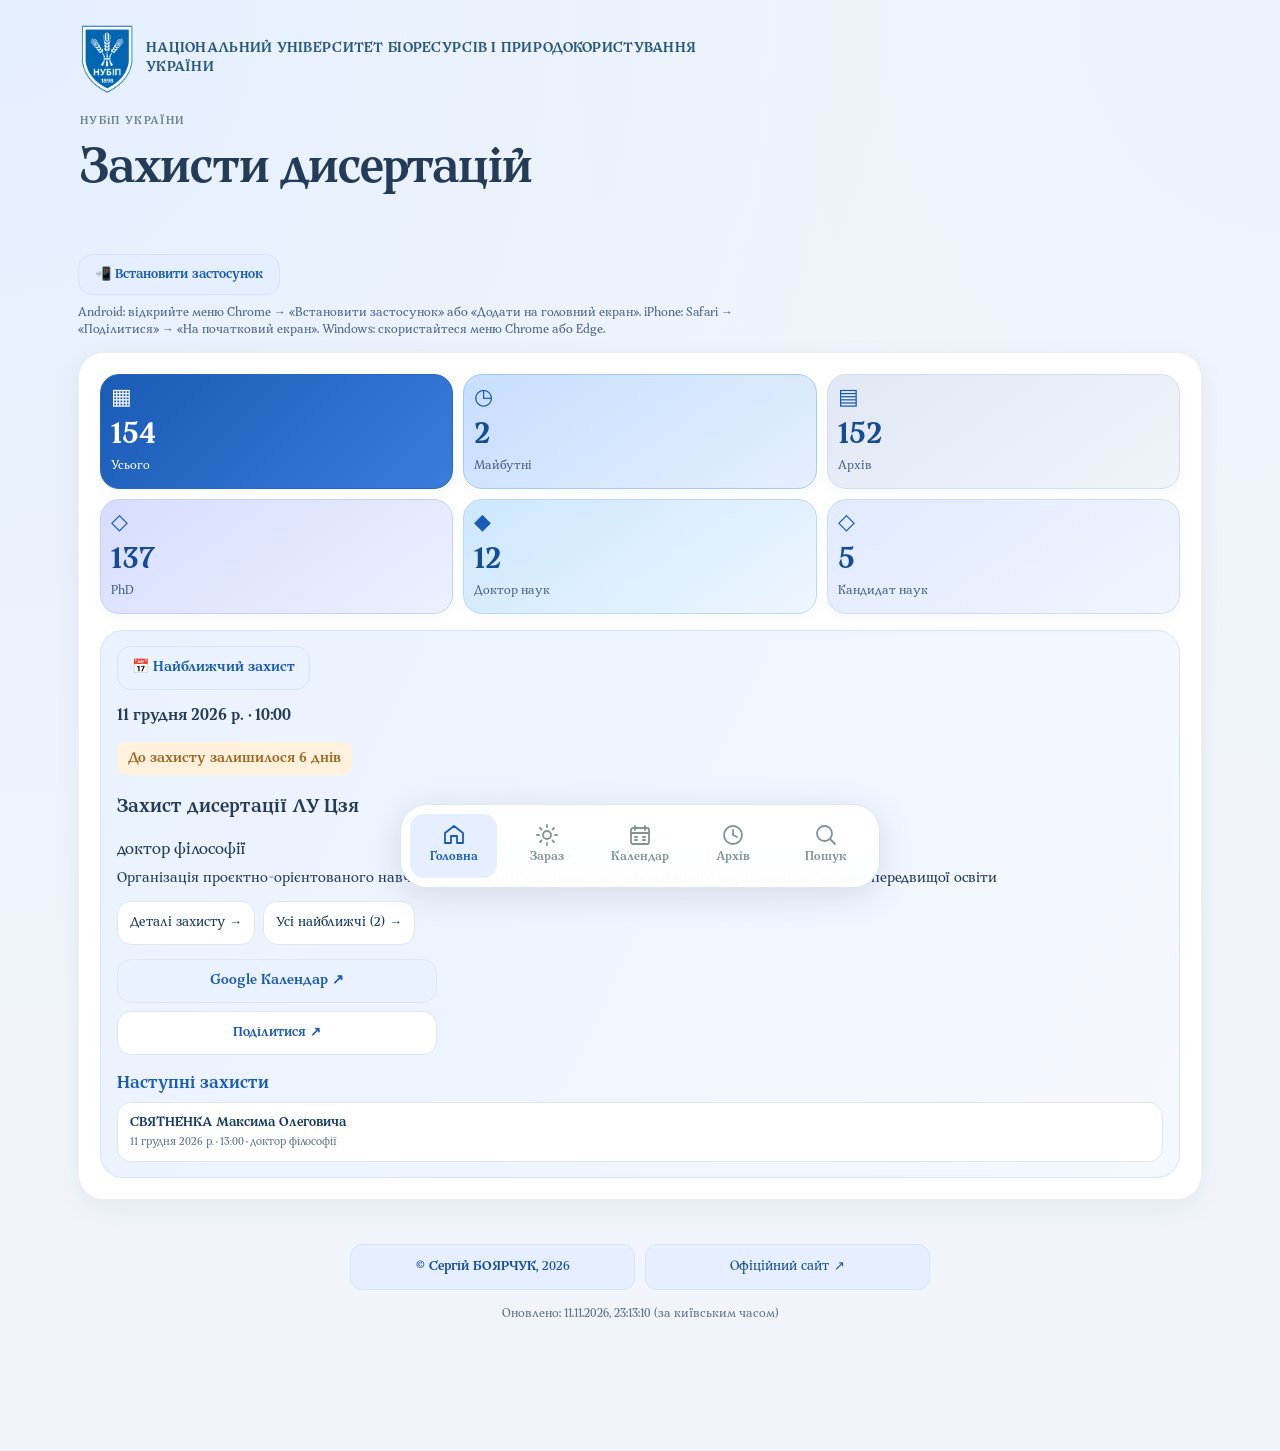
<file: index.html>
<!doctype html>
<html lang="uk">
<head>
<meta charset="utf-8">
<meta name="viewport" content="width=device-width, initial-scale=1">
<title>Захисти дисертацій — НУБіП України</title>
<meta name="theme-color" content="#103b75">
<meta name="application-name" content="Захисти НУБіП">
<meta name="apple-mobile-web-app-capable" content="yes">
<meta name="apple-mobile-web-app-status-bar-style" content="default">
<meta name="apple-mobile-web-app-title" content="Захисти НУБіП">
<link rel="manifest" href="./manifest.webmanifest">
<link rel="icon" type="image/png" sizes="192x192" href="./icon-192.png">
<link rel="apple-touch-icon" href="./icon-192.png">
<style>
:root{font-family:system-ui,-apple-system,'Segoe UI',sans-serif;color:#163454;background:#f3f7fd}
*{box-sizing:border-box}body{margin:0}
header{background:linear-gradient(110deg,#103b75,#2469b5);color:white;padding:35px max(18px,calc((100vw - 1140px)/2)) 52px}
h1{margin:6px 0;font-size:clamp(26px,4vw,43px)}header p{opacity:.9}.tag{font-size:12px;letter-spacing:.12em;font-weight:800}
main{max-width:1140px;margin:-24px auto 60px;padding:0 18px}
.panel,.card{background:white;border:1px solid #dce7f5;border-radius:16px;box-shadow:0 4px 20px #173e7712}
.panel{padding:18px;margin-bottom:18px}.row{display:flex;gap:12px;align-items:center;flex-wrap:wrap;justify-content:space-between}
.stats{display:flex;gap:25px;flex-wrap:wrap}.stat b{display:block;font-size:26px;color:#185caa}
.stat small,.muted{font-size:13px;color:#5c7390}
button,select,input{font:inherit;border:1px solid #cbdaf0;border-radius:10px;padding:10px 12px;background:white;color:#143962}
button{cursor:pointer}button.active,.primary{background:#185caa;color:white;border-color:#185caa}
.tabs,.filters{display:flex;gap:9px;flex-wrap:wrap}.filters{margin-top:14px}.filters input{flex:1;min-width:190px}
.layout{display:grid;grid-template-columns:1fr 300px;gap:18px}.cards{display:grid;gap:12px}
.card{padding:19px}.card h3{margin:10px 0;font-size:20px}.card p{line-height:1.55;margin:8px 0}
.pill{display:inline-block;background:#e7f1ff;color:#225b9c;border-radius:30px;padding:5px 10px;font-size:12px;font-weight:700}
.pill.blue{background:#e7effd;color:#22579d}.pill.orange{background:#fff0dd;color:#9c5100}
.pill.gray{background:#f0f2f0;color:#5f748e}.card a,.next-defense a{color:#185caa;font-weight:700}
.date{font-weight:800;color:#225b9c}.calendar{position:sticky;top:16px}
.month{display:flex;align-items:center;justify-content:space-between;margin-bottom:12px}
.grid{display:grid;grid-template-columns:repeat(7,1fr);gap:4px;text-align:center}
.grid button{padding:8px 0;border:0;border-radius:8px;font-size:12px}
.grid button.has{background:#dcecff;color:#164d91;font-weight:800}
.grid button.chosen{background:#185caa;color:white}
.grid span{font-size:11px;color:#6b7e99;padding:7px 0}
.empty{padding:34px;text-align:center;background:white;border:1px dashed #c7d9ed;border-radius:16px;color:#5c7390}
.notice{background:#fff8e9;border:1px solid #efdbab;color:#72551a;border-radius:12px;padding:12px;margin-top:12px;font-size:13px}
footer{text-align:center;font-size:12px;color:#5c7390;padding:18px}
.install-app{border:1px solid #b7d3f4;background:#e7f1ff;color:#103b75;border-radius:11px;padding:11px 16px;font:inherit;font-weight:700;cursor:pointer;margin:10px 0}
.install-app:hover{background:#d9eaff}.install-help{font-size:13px;color:#4b6588;line-height:1.45;margin:0 0 12px}.install-app[hidden]{display:none!important}
.countdown{display:inline-flex;gap:6px;align-items:center;max-width:100%;padding:7px 11px;margin:8px 0 1px;border-radius:9px;font-size:13px;font-weight:750;line-height:1.4}
.countdown.far{background:#e7f1ff;color:#164c8a}
.countdown.soon{background:#fff1df;color:#92520b}
.countdown.tomorrow{background:#ffedf0;color:#a12d46}
.countdown.today{background:#e6f7ed;color:#146b42}
.countdown.past{background:#f0f3f7;color:#65768a}
.next-defense{margin-top:16px;padding:15px 16px;background:linear-gradient(110deg,#e6f1ff,#f5f9ff);border:1px solid #bad6f6;border-radius:13px}
.next-defense h2{margin:0 0 8px;font-size:17px;color:#163b71}
.next-defense p{margin:6px 0;line-height:1.5}.next-defense .countdown{font-size:14px}

/* Експорт події в календар та нагадування */
.event-actions{margin-top:14px;padding-top:12px;border-top:1px solid #e0eaf6}
.event-actions summary{cursor:pointer;display:list-item;color:#185caa;font-weight:750;padding:8px 0;line-height:1.5}
.event-actions summary:focus-visible,.event-buttons a:focus-visible,.event-buttons button:focus-visible{outline:3px solid #f0ae43;outline-offset:3px}
.event-tools{margin-top:10px;padding:13px;background:#f5f9ff;border:1px solid #dce8f8;border-radius:10px}
.reminder-options{border:0;margin:0;padding:0;min-width:0}
.reminder-options legend{font-weight:700;font-size:14px;margin-bottom:6px}
.reminder-checks{display:flex;flex-wrap:wrap;gap:7px 18px}
.reminder-checks label{display:inline-flex;align-items:center;gap:6px;min-height:36px;font-size:14px;cursor:pointer}
.reminder-checks input[type=checkbox]{appearance:auto;accent-color:#185caa;min-width:18px;width:18px;height:18px;margin:0;padding:0;border:0;border-radius:3px}
.reminder-checks label:has(input:disabled){opacity:.6;cursor:not-allowed}
.event-buttons{display:flex;gap:9px;flex-wrap:wrap;margin-top:11px}
.event-buttons button,.event-buttons a{font:inherit;font-size:14px;font-weight:700;text-decoration:none;min-height:44px;display:inline-flex;align-items:center;justify-content:center;border-radius:9px;padding:10px 12px;cursor:pointer}
.event-buttons .download-ics{background:#185caa;color:white;border:1px solid #185caa}
.event-buttons .google-event{background:#fff;border:1px solid #aac8ef;color:#185caa}
.event-help{font-size:12px;color:#536d8c;line-height:1.5;margin:9px 0 0}
@media(max-width:790px){.layout{grid-template-columns:1fr}.calendar{position:static;order:-1}header{padding:24px 20px 45px}}
/* Приховуємо старий календар */
.layout > aside.calendar {
    display: none !important;
}

/* Прибираємо порожнє місце після старого календаря */
.layout {
    display: block !important;
}
.app-owner{margin-top:14px;color:#536d68;font-size:13px;line-height:1.6}
.app-owner strong{color:#157b70;font-weight:750}
</style>
</head>
<body>
<header>
  <div class="tag">НУБіП УКРАЇНИ</div>
  <h1>Захисти дисертацій</h1>
  
</header>
<aside id="pwaPanel" style="max-width:1140px;margin:12px auto 0;padding:0 18px">
  <button id="installApp" class="install-app" type="button">📲 Встановити застосунок</button>
  <p class="install-help" id="installHelp">Android: відкрийте меню Chrome → «Встановити застосунок» або «Додати на головний екран». iPhone: Safari → «Поділитися» → «На початковий екран». Windows: скористайтеся меню Chrome або Edge.</p>
</aside>
<main>
  <section class="panel dashboard" aria-label="Огляд захистів">
    <div class="row">
      <div class="stats">
        <div class="stat"><b id="all">—</b><small>Усього</small></div>
        <div class="stat"><b id="future">—</b><small>Майбутні</small></div>
        <div class="stat"><b id="past">—</b><small>Архів</small></div>
        <div class="stat"><b id="phd">—</b><small>PhD</small></div>
        <div class="stat"><b id="doctor">—</b><small>Доктор наук</small></div>
        <div class="stat"><b id="candidate">—</b><small>Кандидат наук</small></div>
      </div>

    </div>

    <div id="notice" class="notice" hidden></div>
    <div id="nextDefense" class="next-defense" hidden aria-live="polite"></div>
  </section>
  <section class="panel search-panel" aria-labelledby="search-title">
    <h2 id="search-title">Пошук захистів</h2>
    <div class="tabs">
      <button data-tab="future" class="active" type="button">Найближчі</button>
      <button data-tab="calendar" type="button">Календар</button>
      <button data-tab="past" type="button">Архів</button>
      <button data-tab="all" type="button">Усі захисти</button>
    </div>
    <div class="filters">
      <label class="search-query"><span>Здобувач, тема, спеціальність або рада</span><div class="query-field"><svg viewBox="0 0 24 24" fill="none" stroke="currentColor" stroke-width="1.8" aria-hidden="true"><circle cx="10.5" cy="10.5" r="7.5"/><path d="m16 16 5 5"/></svg><input id="q" type="search" placeholder="Введіть прізвище або ключове слово" autocomplete="off"></div></label>
      <label class="degree-filter"><span>Науковий ступінь</span><select id="degree" aria-label="Науковий ступінь">
        <option value="">Усі ступені</option>
        <option value="PhD">Доктор філософії (PhD)</option>
        <option value="Доктор наук">Доктор наук</option>
        <option value="Кандидат наук">Кандидат наук</option>
        <option value="unknown">Ступінь не визначено</option>
      </select></label>
      <label class="year-filter"><span>Рік захисту</span><select id="year" aria-label="Рік"><option value="">Усі роки</option></select></label>
      <button id="clear" type="button">Скинути</button>
    </div>
  </section>
  <div class="layout">
    <section>
      <div class="row" style="margin-bottom:12px">
        <h2 id="heading" style="margin:0;font-size:21px">Найближчі захисти</h2>
        <span class="muted" id="count"></span>
      </div>
      <div id="cards" class="cards"></div>
    </section>
    <aside class="panel calendar">
      <div class="month">
        <button id="prev" type="button" aria-label="Попередній місяць">‹</button>
        <b id="month"></b>
        <button id="next" type="button" aria-label="Наступний місяць">›</button>
      </div>
      <div class="grid" id="grid"></div>
      <p class="muted">Сині дати — заплановані або проведені захисти. Натисніть дату для перегляду.</p>
      <button id="resetDay" type="button" style="width:100%">Усі дати</button>
    </aside>
  </div>
  <footer><div class="footer-line"><span class="app-owner">© <strong>Сергій БОЯРЧУК</strong>, 2026</span><a class="official-page-button" href="https://nubip.edu.ua/defend" target="_blank" rel="noopener noreferrer">Офіційний сайт <span aria-hidden="true">↗</span></a></div><p id="status" class="updated-date" role="status">Завантаження даних…</p></footer>
</main>
<script>
const $ = id => document.getElementById(id);
let items = [], tab = 'home', day = '', view = new Date();
view.setDate(1);
// Дати захистів трактуємо як календарні дати за Києвом.
function today() {
  try { return new Intl.DateTimeFormat('sv-SE', {timeZone:'Europe/Kyiv', year:'numeric',month:'2-digit',day:'2-digit'}).format(new Date()); }
  catch(e) { const d = new Date(); return `${d.getFullYear()}-${String(d.getMonth()+1).padStart(2,'0')}-${String(d.getDate()).padStart(2,'0')}`; }
}
const esc = s => String(s || '').replace(/[&<>"']/g, c => ({'&':'&amp;','<':'&lt;','>':'&gt;','"':'&quot;',"'":'&#39;'}[c]));
const nice = d => new Date(d+'T12:00:00').toLocaleDateString('uk-UA', {day:'numeric',month:'long',year:'numeric'});
const dateAsUTC = d => Date.UTC(Number(d.slice(0,4)), Number(d.slice(5,7))-1, Number(d.slice(8,10)));
function daysUntil(date) { return Math.round((dateAsUTC(date)-dateAsUTC(today()))/86400000); }
function dayWord(n) { const a=n%10,b=n%100; return b>=11&&b<=14 ? 'днів' : a===1 ? 'день' : a>=2&&a<=4 ? 'дні' : 'днів'; }
function countdown(date, time='') {
  const days = daysUntil(date);
  if (days<0) return {style:'past',text:`Від дати захисту ${dayWord(-days)==='день'?'минув':'минуло'} ${-days} ${dayWord(-days)}`};
  if (days===0 && !isUpcoming({date,time})) return {style:'past',text:'Запланований час захисту минув (сьогодні о '+time+')'};
  if (days===0) return {style:'today',text:'Захист заплановано сьогодні'+(time?' о '+time:'')};
  if (days===1) return {style:'tomorrow',text:'До захисту залишився 1 день (завтра)'};
  return {style:days<=7?'soon':'far',text:`До захисту залишилося ${days} ${dayWord(days)}`};
}
function countdownMarkup(x) {const c=countdown(x.date,x.time);return `<div class="countdown ${c.style}">${esc(c.text)}</div>`;}
// Календарний запис: початок за київським часом, орієнтовна тривалість 1 год.
const KYIV_TZ = 'Europe/Kyiv';
function validEventTime(t) {
  const m=/^(\d{1,2}):(\d{2})$/.exec(String(t||'').trim());
  return !!m && Number(m[1])<24 && Number(m[2])<60;
}
// Для файлу .ics використовуємо UTC — це коректно враховує літній/зимовий час у Києві.
function kyivTimeToUtcMs(date, hour, minute){
  const wall=dateAsUTC(date)+(hour*60+minute)*60000;
  const formatter=new Intl.DateTimeFormat('en-GB',{timeZone:KYIV_TZ,
    year:'numeric',month:'2-digit',day:'2-digit',hour:'2-digit',minute:'2-digit',hourCycle:'h23'});
  let candidate=wall;
  for(let i=0;i<4;i++){
    const parts=Object.fromEntries(formatter.formatToParts(new Date(candidate)).map(p=>[p.type,p.value]));
    const local=Date.UTC(Number(parts.year),Number(parts.month)-1,Number(parts.day),Number(parts.hour),Number(parts.minute));
    const difference=wall-local;
    if(!difference)break;
    candidate+=difference;
  }
  return candidate;
}
// До архіву переносимо в момент початку захисту за київським часом.
// Якщо час не вказано, запис залишається майбутнім до кінця дня.
function isUpcoming(x, nowDay=today(), nowMs=Date.now()) {
  if (x.date !== nowDay) return x.date > nowDay;
  if (!validEventTime(x.time)) return true;
  const [hour, minute] = String(x.time).trim().split(':').map(Number);
  return nowMs < kyivTimeToUtcMs(x.date, hour, minute);
}
function icsUtc(ms){return new Date(ms).toISOString().replace(/[-:]/g,'').replace(/\.\d{3}Z$/,'Z');}
function calendarRange(x) {
  const date=String(x.date||'');
  if(!/^\d{4}-\d{2}-\d{2}$/.test(date)) return null;
  const d=date.replace(/-/g,'');
  if (!validEventTime(x.time)) {
    const following=new Date(dateAsUTC(date)+86400000).toISOString().slice(0,10).replace(/-/g,'');
    return {timed:false,start:d,end:following};
  }
  const [hour,min]=x.time.split(':').map(Number);
  const start=d+'T'+String(hour).padStart(2,'0')+String(min).padStart(2,'0')+'00';
  const end=new Date(dateAsUTC(date)+(hour*60+min+60)*60000).toISOString().replace(/[-:]/g,'').slice(0,15);
  const utcStart=kyivTimeToUtcMs(date,hour,min);
  return {timed:true,start,end,utcStart:icsUtc(utcStart),utcEnd:icsUtc(utcStart+3600000)};
}
function eventTitle(x){return 'Захист дисертації '+(x.person_original||x.person||x.title||'НУБіП України');}
function officialUrl(x){try{const u=new URL(x.url);return u.protocol==='https:'&&['nubip.edu.ua','www.nubip.edu.ua'].includes(u.hostname)?u.href:'';}catch{return '';}}
function eventDetails(x, range){
  return [x.topic?'Тема: '+x.topic:'',x.degree_full?'Науковий ступінь: '+x.degree_full:'',
    x.specialty?'Спеціальність: '+x.specialty:'',x.council?'Спеціалізована вчена рада: '+x.council:'',
    range.timed?'Орієнтовна тривалість у календарі — 1 година.':'Час захисту не вказано; подію додано на весь день.',
    officialUrl(x)?'Офіційне повідомлення: '+officialUrl(x):''].filter(Boolean).join('\n');
}
function googleEventLink(x){
  const range=calendarRange(x);if(!range)return '#';
  const params=new URLSearchParams({action:'TEMPLATE',text:eventTitle(x),dates:range.start+'/'+range.end,
    details:eventDetails(x,range),ctz:KYIV_TZ});
  if(x.place)params.set('location',x.place);
  return 'https://calendar.google.com/calendar/render?'+params.toString();
}
function calendarControls(x){
  const index=items.indexOf(x), range=calendarRange(x);
  if(index<0||!range)return '';
  const future=isUpcoming(x);
  const hourDisabled=(!future||!range.timed)?'disabled':'';
  return `<details class="event-actions" data-event-index="${index}">
    <summary>📅 Додати до календаря</summary>
    <div class="event-tools">
      ${future?`<fieldset class="reminder-options"><legend>Нагадування для файлу календаря:</legend><div class="reminder-checks">
        <label><input type="checkbox" data-alarm="P7D"> За 7 днів</label>
        <label><input type="checkbox" data-alarm="P1D" checked> За 1 день</label>
        <label><input type="checkbox" data-alarm="PT1H" ${range.timed?'checked':''} ${hourDisabled}> За 1 годину</label>
      </div></fieldset>`:'<p class="muted">Дата минула — нагадування не додаються.</p>'}
      ${!range.timed?'<p class="event-help">Час на сайті не вказано: це подія на весь день, нагадування за годину недоступне.</p>':''}
      <div class="event-buttons">
        <button type="button" class="download-ics" aria-label="Завантажити подію з обраними нагадуваннями">⬇ Зберегти у календар (.ics)</button>
        <a class="google-event" href="${esc(googleEventLink(x))}" target="_blank" rel="noopener noreferrer">Google Календар ↗</a>
      </div>
      <p class="event-help">Обрані нагадування додаються до файлу .ics; їх підтримка залежить від календаря та дозволу на сповіщення. У Google Календарі налаштуйте нагадування під час збереження події.</p>
    </div>
  </details>`;
}
function icsText(v){return String(v||'').replace(/\\/g,'\\\\').replace(/\r\n|\r|\n/g,'\\n').replace(/;/g,'\\;').replace(/,/g,'\\,');}
function foldIcs(line){
  let chunk='',bytes=0,result='';
  const encoder=new TextEncoder();
  for(const ch of line){
    const size=encoder.encode(ch).length;
    if(bytes+size>75){result+=chunk+'\r\n ';chunk='';bytes=1;}
    chunk+=ch;bytes+=size;
  }
  return result+chunk;
}
function eventUid(x){
  let hash=2166136261;
  for(const ch of (officialUrl(x)||eventTitle(x))){hash^=ch.codePointAt(0);hash=Math.imul(hash,16777619);}
  return (hash>>>0).toString(16)+'@nubip-defenses.github.io';
}
function icsEvent(x, reminders){
  const range=calendarRange(x);if(!range)throw Error('Некоректна дата захисту');
  const timestamp=new Date().toISOString().replace(/[-:]/g,'').replace(/\.\d{3}Z$/,'Z');
  const lines=['BEGIN:VCALENDAR','VERSION:2.0','PRODID:-//NUBiP Ukraine//Defense Calendar//UK',
    'CALSCALE:GREGORIAN','BEGIN:VEVENT','UID:'+eventUid(x),'DTSTAMP:'+timestamp];
  if(range.timed){lines.push('DTSTART:'+range.utcStart,'DTEND:'+range.utcEnd);}
  else {lines.push('DTSTART;VALUE=DATE:'+range.start,'DTEND;VALUE=DATE:'+range.end);}
  lines.push('SUMMARY:'+icsText(eventTitle(x)),'DESCRIPTION:'+icsText(eventDetails(x,range)));
  if(x.place)lines.push('LOCATION:'+icsText(x.place));
  if(officialUrl(x))lines.push('URL:'+officialUrl(x));
  const valid=['P7D','P1D',...(range.timed?['PT1H']:[])];
  if(isUpcoming(x))for(const r of reminders){if(valid.includes(r))lines.push('BEGIN:VALARM','ACTION:DISPLAY','DESCRIPTION:'+icsText('Нагадування про захист дисертації'),'TRIGGER:-'+r,'END:VALARM');}
  lines.push('END:VEVENT','END:VCALENDAR');
  return lines.map(foldIcs).join('\r\n')+'\r\n';
}
function downloadCalendarEvent(x,reminders){
  const content=icsEvent(x,reminders);
  const blob=new Blob([content],{type:'text/calendar;charset=utf-8'});
  const url=URL.createObjectURL(blob);
  const a=document.createElement('a');a.href=url;
  a.download='zakhyst-'+x.date+'-'+eventUid(x).split('@')[0]+'.ics';
  document.body.appendChild(a);a.click();a.remove();
  setTimeout(()=>URL.revokeObjectURL(url),30000);
}
function onCalendarDownload(ev){
  const btn=ev.target.closest('button.download-ics');
  if(!btn)return;
  const block=btn.closest('[data-event-index]');
  const index=Number(block?.dataset.eventIndex);
  if(!Number.isInteger(index)||index<0||index>=items.length)return;
  const reminders=[...block.querySelectorAll('input[data-alarm]:checked:not(:disabled)')].map(el=>el.dataset.alarm);
  downloadCalendarEvent(items[index],reminders);
}
$('cards').addEventListener('click',onCalendarDownload);
$('nextDefense').addEventListener('click',onCalendarDownload);

function setTabs() { document.querySelectorAll('[data-tab]').forEach(b => b.classList.toggle('active',b.dataset.tab===tab)); }
function nextDefense() {
  const future = items.filter(x=>isUpcoming(x)).sort((a,b)=>(a.date+' '+(a.time||'')).localeCompare(b.date+' '+(b.time||'')));
  const box = $('nextDefense');
  if (!future.length) {box.hidden=true;box.innerHTML='';return;}
  const x=future[0];
  box.hidden=false;
  box.innerHTML=`<h2>Найближчий захист</h2><div>${countdownMarkup(x)}</div><p><strong>${nice(x.date)}${x.time?' · '+esc(x.time):''}</strong></p><p>Захист дисертації ${esc(x.person_original||x.person||x.title)}</p><p><a href="${esc(x.url)}" target="_blank" rel="noopener noreferrer">Переглянути повідомлення ↗</a></p>${calendarControls(x)}`;
}
function searchTokens(value) {
  return String(value || '').normalize('NFC').toLocaleLowerCase('uk-UA')
    .replace(/[’ʼ']/g, '').match(/[\p{L}\p{N}]+/gu) || [];
}
// Generate common Ukrainian surname case forms, preserving exact/partial search.
function surnameForms(name) {
  const forms = new Set([name]);
  const add = (stem, endings) => { if (stem.length >= 3) endings.forEach(end => forms.add(stem + end)); };
  if (/[о]$/.test(name)) add(name.slice(0,-1), ['о','а','у','ом','ові']);
  if (/[а]$/.test(name)) {
    add(name.slice(0,-1), ['о','а','и','і','ою']);
    forms.add(name.slice(0,-1));
  }
  if (/[я]$/.test(name)) {
    add(name.slice(0,-1), ['ь','я','ю','ем','еві']);
  }
  if (/ь$/.test(name)) add(name.slice(0,-1), ['ь','я','ю','ем','еві']);
  if (/й$/.test(name)) add(name.slice(0,-1), ['й','я','ю','єм','єві']);
  if (/[бвгґджзклмнпрстфхцчшщ]$/.test(name))
    add(name, ['','а','у','ом','ові']);
  for (const [ending, replacements] of [
    ['ський',['ський','ського','ському','ським']],
    ['цький',['цький','цького','цькому','цьким']],
    ['зький',['зький','зького','зькому','зьким']],
    ['ець',['ець','ця','цю','цем','цеві']],
    ['єць',['єць','йця','йцю','йцем','йцеві']],
    ['ій',['ій','ія','ію','ієм','ієві']],
    ['ий',['ий','ого','ому','им']],
    ['а',['а','и','і','ою']],
    ['я',['я','і','ею']]
  ]) {
    for (const suffix of replacements) if (name.endsWith(suffix))
      add(name.slice(0,-suffix.length), replacements);
  }
  // Restore nominative consonant surnames from common oblique forms.
  for (const ending of ['ові','еві','єві','ом','ем','єм','у','ю']) {
    if (name.endsWith(ending)) {
      const stem=name.slice(0,-ending.length);
      if (stem.length >= 3) { forms.add(stem); forms.add(stem+'о'); forms.add(stem+'ь'); forms.add(stem+'й'); }
    }
  }
  return forms;
}
function surnameMatches(a, b) {
  if (a.length < 4 || b.length < 4) return a === b;
  const forms = surnameForms(a);
  return [...surnameForms(b)].some(form => forms.has(form));
}
function matchesSearch(entry, query) {
  const tokens = searchTokens(query);
  const words = searchTokens([entry.title,entry.person,entry.person_original,entry.person_display,
    entry.topic,entry.place,entry.degree,entry.degree_full,entry.council,entry.specialty].join(' '));
  const names = [entry.person,entry.person_original,entry.person_display]
    .filter(Boolean).map(name => searchTokens(name)[0]).filter(Boolean);
  return tokens.every(token => words.some(word => word.includes(token)) ||
    names.some(name => surnameMatches(token, name)));
}

function render() {
  const now=today(), nowMs=Date.now();
  const futureItems=new Set(items.filter(x=>isUpcoming(x,now,nowMs)));
  if ($('q').value.trim()) { tab='all'; day=''; setTabs(); }
  const years=[...new Set(items.map(x=>x.date.slice(0,4)))].sort().reverse();
  const current=$('year').value;
  $('year').innerHTML='<option value="">Усі роки</option>'+years.map(y=>`<option value="${y}">${y}</option>`).join('');
  $('year').value=current;
  $('all').textContent=items.length;
  $('future').textContent=futureItems.size;
  $('past').textContent=items.length-futureItems.size;
  $('phd').textContent=items.filter(x=>x.degree==='PhD').length;
  $('doctor').textContent=items.filter(x=>x.degree==='Доктор наук').length;
  $('candidate').textContent=items.filter(x=>x.degree==='Кандидат наук').length;
  const q=$('q').value.toLocaleLowerCase('uk-UA').trim(), degree=$('degree').value;
  const filtered=items.filter(x=>
    (tab==='all'||tab==='calendar'||(tab==='future'?futureItems.has(x):tab==='past'?!futureItems.has(x):false)) &&
    (!day||x.date===day) && (!current||x.date.startsWith(current)) &&
    (!degree||(degree==='unknown'?!x.degree:x.degree===degree)) &&
    matchesSearch(x, q)
  );
  filtered.sort((a,b)=>(a.date+' '+(a.time||'')).localeCompare(b.date+' '+(b.time||''))*(tab==='past'?-1:1));
  $('heading').textContent=({home:'Головна',future:'Майбутні захисти',past:'Архів захистів',all:'Усі захисти',calendar:'Календар захистів'})[tab]+(day?' · '+nice(day):'');
  if(tab==='all') $('heading').textContent='Результати пошуку';
  $('count').textContent=filtered.length+' записів';
  $('cards').innerHTML=filtered.length?filtered.map(x=>`<article class="card">
    <div class="row"><span class="date">${nice(x.date)} · ${esc(x.time||'час не вказано')}</span>
      <span class="pill ${x.degree==='Доктор наук'?'blue':x.degree==='Кандидат наук'?'orange':x.degree?'':'gray'}">${esc(x.degree_full||(x.degree==='PhD'?'Доктор філософії (PhD)':x.degree||'Ступінь уточнюється'))}</span>
    </div>
    ${countdownMarkup(x)}
    <h3>Захист дисертації ${esc(x.person_original||x.person||x.title)}</h3>
    <p><strong>Тема:</strong> ${esc(x.topic||x.title)}</p>
    ${x.specialty?`<p><strong>Спеціальність:</strong> ${esc(x.specialty)}</p>`:''}
    ${x.council?`<p><strong>Рада:</strong> ${esc(x.council)}</p>`:''}
    ${x.place?`<p><strong>Місце:</strong> ${esc(x.place)}</p>`:''}
    <p><a href="${esc(x.url)}" target="_blank" rel="noopener noreferrer">Офіційна сторінка та документи ↗</a></p>
    ${calendarControls(x)}
  </article>`).join(''):'<div class="empty">За вибраними умовами записів немає. Спробуйте змінити фільтри.</div>';
  nextDefense();calendar();
}
function calendar() {
  const y=view.getFullYear(),m=view.getMonth(),first=(new Date(y,m,1).getDay()+6)%7,days=new Date(y,m+1,0).getDate();
  $('month').textContent=view.toLocaleDateString('uk-UA',{month:'long',year:'numeric'});
  let html=['Пн','Вт','Ср','Чт','Пт','Сб','Нд'].map(s=>`<span>${s}</span>`).join('')+'<span></span>'.repeat(first);
  const dates=new Set(items.map(x=>x.date));
  for(let i=1;i<=days;i++){
    const d=`${y}-${String(m+1).padStart(2,'0')}-${String(i).padStart(2,'0')}`;
    html+=`<button type="button" aria-label="${d}" class="${dates.has(d)?'has':''} ${day===d?'chosen':''}" data-day="${d}">${i}</button>`;
  }
  $('grid').innerHTML=html;
  document.querySelectorAll('[data-day]').forEach(b=>b.onclick=()=>{day=b.dataset.day;tab='calendar';setTabs();render();});
}
async function load() {
  try {
    const r=await fetch('./data.json',{cache:'no-cache'});
    if(!r.ok)throw Error('Не вдалося отримати data.json');
    const data=await r.json();items=data.items||[];
    $('status').textContent = data.updated_at
      ? 'Оновлено: ' + new Date(data.updated_at).toLocaleString('uk-UA', {
          timeZone: 'Europe/Kyiv'
        }) + ' (за київським часом)'
      : 'Дані ще не оновлено';
    const msg='';
    $('notice').hidden=!msg;$('notice').textContent=msg;render();
  } catch(e) {
    $('status').textContent='Не вдалося завантажити дані';
    $('notice').hidden=false;$('notice').textContent=e.message;render();
  }
}
document.querySelectorAll('[data-tab]').forEach(b=>b.onclick=()=>{tab=b.dataset.tab;day='';setTabs();render();});
$('q').oninput=render;$('year').onchange=render;$('degree').onchange=render;
$('clear').onclick=()=>{$('q').value='';$('year').value='';$('degree').value='';day='';render();};
$('prev').onclick=()=>{view.setMonth(view.getMonth()-1);calendar();};
$('next').onclick=()=>{view.setMonth(view.getMonth()+1);calendar();};
$('resetDay').onclick=()=>{day='';render();};
load();
// Підтримуємо актуальні списки під час відкритої вкладки та після повернення в застосунок.
function statusClock(){const now=today();return now+'|'+items.filter(x=>isUpcoming(x,now)).length;}
let lastRenderedState=statusClock();
function updateByClock(){const state=statusClock();if(state!==lastRenderedState){lastRenderedState=state;render();}}
setInterval(updateByClock,15000);
document.addEventListener('visibilitychange',()=>{if(!document.hidden)updateByClock();});

let deferredInstallPrompt=null;
const installButton=$('installApp'),installHelp=$('installHelp');
window.addEventListener('beforeinstallprompt',event=>{event.preventDefault();deferredInstallPrompt=event;installButton.hidden=false;});
installButton.addEventListener('click',async()=>{
  if(deferredInstallPrompt){
    const prompt=deferredInstallPrompt;deferredInstallPrompt=null;
    await prompt.prompt();await prompt.userChoice;installButton.hidden=true;
  }else{
    installHelp.textContent='Встановлення доступне через меню Chrome на Android або через Safari → «Поділитися» → «На початковий екран» на iPhone. Якщо кнопку не видно, відкрийте застосунок через HTTPS.';
  }
});
window.addEventListener('appinstalled',()=>{installButton.hidden=true;installHelp.textContent='Застосунок встановлено. Він доступний як окрема програма.';});
if(window.matchMedia('(display-mode: standalone)').matches){installButton.hidden=true;installHelp.hidden=true;}
if('serviceWorker' in navigator){window.addEventListener('load',()=>navigator.serviceWorker.register('./service-worker.js').catch(err=>console.warn('Service Worker:',err)));}
</script>
<script src="./brand.js"></script>
<script src="./theme.js?v=8"></script>
<link rel="stylesheet" href="./cleanup.css?v=3">

</body>
</html>
</file>
<file: cleanup.css>
/* NUBiP Defenses: hide duplicate tabs and .ics controls; keep Google Calendar */
.tabs { display: none !important; }
.reminder-options, .event-help, .event-buttons .download-ics { display: none !important; }
.event-buttons .google-event { display: inline-flex !important; }


:root{color:#253c59;background:#f1f5fb}
body{background:radial-gradient(ellipse at top left,#e4efff,transparent 52%),radial-gradient(ellipse at top right,#eef2fb,transparent 48%),#f1f5fb!important;padding-bottom:115px!important}
main{margin-bottom:0!important}
header h1{color:#253c59!important;letter-spacing:-.025em!important}header .nubip-brand-name{color:#285782!important}
body:not(.home-mode) .dashboard,body:not(.home-mode) #pwaPanel,body:not(.search-mode) .search-panel,body.home-mode .layout{display:none!important}
body.home-mode .dashboard{display:block!important}body.search-mode .search-panel{display:block!important}
.stat:nth-child(n){background:#eaf2ff!important}.stat:nth-child(3n){background:#eef2f8!important}.stat:nth-child(2){background:#dfebff!important}.stat::before{color:#195bb5!important}.stat:nth-child(4)::before{content:'◇'}
.dashboard .stat b{color:#23466f!important}.dashboard .stat small{color:#60738b!important}
.search-panel #search-title{margin:0 0 18px;font-size:22px;color:#253c59}
.search-panel .filters{display:grid;grid-template-columns:minmax(0,2fr) minmax(0,1fr) minmax(0,1fr) auto;align-items:end;gap:14px;margin:0}
.filters label{display:grid;gap:7px;min-width:0;font-size:13px;font-weight:650;color:#526c82}
.query-field{position:relative;min-width:0}.query-field svg{position:absolute;left:14px;top:15px;width:20px;height:20px;color:#6888b0;pointer-events:none}
.search-panel input,.search-panel select{width:100%;min-width:0;min-height:50px;background:#f8faff;border:1px solid #d4e2f6!important;border-radius:13px!important;color:#253c59;font-size:16px;font-weight:400;padding:12px}
.search-panel input{padding-left:43px}.search-panel #clear{min-height:50px;background:#eaf2ff;color:#195bb5;border:1px solid #d4e2f6!important;font-size:14px}
button:focus-visible,a:focus-visible,input:focus-visible,select:focus-visible{outline:3px solid #195bb5;outline-offset:3px}
.mobile-nav button.current{color:#195bb5!important;background:#e5efff!important}.mobile-nav{border-color:#dce6f3!important}.mobile-nav button{min-height:64px}
.next-defense{background:linear-gradient(115deg,#eaf2ff,#f5f8ff)!important;border-color:#d6e5f9!important}.next-defense h2,.next-defense-badge,.date{color:#195bb5!important}
footer{padding:26px 0 12px;text-align:left}.footer-line{display:grid;grid-template-columns:repeat(2,minmax(0,1fr));gap:10px;max-width:580px;margin:0 auto;align-items:stretch}
footer .app-owner,footer .official-page-button{display:flex;align-items:center;justify-content:center;gap:5px;min-width:0;min-height:46px;padding:10px 14px;border:1px solid #d6e5f9;border-radius:12px;background:#e5efff;color:#174f9c;font-size:13px;line-height:1.5;text-decoration:none;margin:0}
footer .app-owner{display:block;align-content:center;text-align:center}footer .app-owner strong{color:#174f9c;white-space:nowrap;font-weight:700}
.updated-date{text-align:center;font-size:12px;line-height:1.6;color:#60738b;margin:15px 0 0}.card a,.next-defense a{color:#195bb5!important}
#pwaPanel{margin-top:0!important}.install-app{background:#e5efff!important;color:#195bb5!important;border-color:#d6e5f9!important;font-size:13px}.install-help{font-size:12px;max-width:720px}
.cal-status-legend span:first-child{font-size:0}.cal-status-legend span:first-child::after{content:'● Майбутні захисти';font-size:12px;color:#195bb5}
@media(max-width:850px){.search-panel .filters{grid-template-columns:minmax(0,1fr) minmax(0,1fr)}.search-query{grid-column:1/-1}.search-panel #clear{grid-column:1/-1}}
@media(max-width:520px){.search-panel #search-title{font-size:20px}.search-panel .filters{gap:12px 10px}.footer-line{gap:8px}footer .app-owner,footer .official-page-button{font-size:11px;padding:10px 6px}.stat{min-height:108px}.mobile-nav button{font-size:10px!important}.panel{border-radius:22px!important}}

/* Preview: brighter blue statistics, within the Office palette. */
.dashboard .stats{gap:10px!important}
.dashboard .stat{border:1px solid #d2e2fb;box-shadow:0 4px 12px #195bb509;min-height:115px;overflow:hidden}
.dashboard .stat:nth-child(1){background:linear-gradient(135deg,#195bb5,#397cdb)!important;border-color:#2469c6}
.dashboard .stat:nth-child(1) b,.dashboard .stat:nth-child(1) small,.dashboard .stat:nth-child(1)::before{color:white!important}
.dashboard .stat:nth-child(2){background:linear-gradient(145deg,#c7deff,#e4efff)!important;border-color:#a7c9fb}
.dashboard .stat:nth-child(3){background:linear-gradient(145deg,#e1e8f5,#f0f4fa)!important;border-color:#d4dfee}
.dashboard .stat:nth-child(4){background:linear-gradient(145deg,#d7ddff,#edf0ff)!important;border-color:#c6d1fb}
.dashboard .stat:nth-child(5){background:linear-gradient(145deg,#cde7ff,#edf6ff)!important;border-color:#bad9f8}
.dashboard .stat:nth-child(6){background:linear-gradient(145deg,#e1eaff,#f1f5ff)!important;border-color:#cfdcf7}
.dashboard .stat:nth-child(n+2) b{color:#164c94!important}.dashboard .stat:nth-child(n+2) small{color:#476387!important}
.dashboard .stat::before{font-size:22px!important;color:#195bb5!important}.dashboard .stat b{font-size:30px!important;font-weight:750}

/* Zakon typeface from the Ministry of Culture font page. */
@font-face{font-family:Zakon;src:url('./Zakon-Regular.otf') format('opentype');font-style:normal;font-weight:400;font-display:swap}
@font-face{font-family:Zakon;src:url('./Zakon-Bold.otf') format('opentype');font-style:normal;font-weight:700;font-display:swap}
:root,body,button,input,select,textarea{font-family:Zakon,Georgia,serif}
</file>
